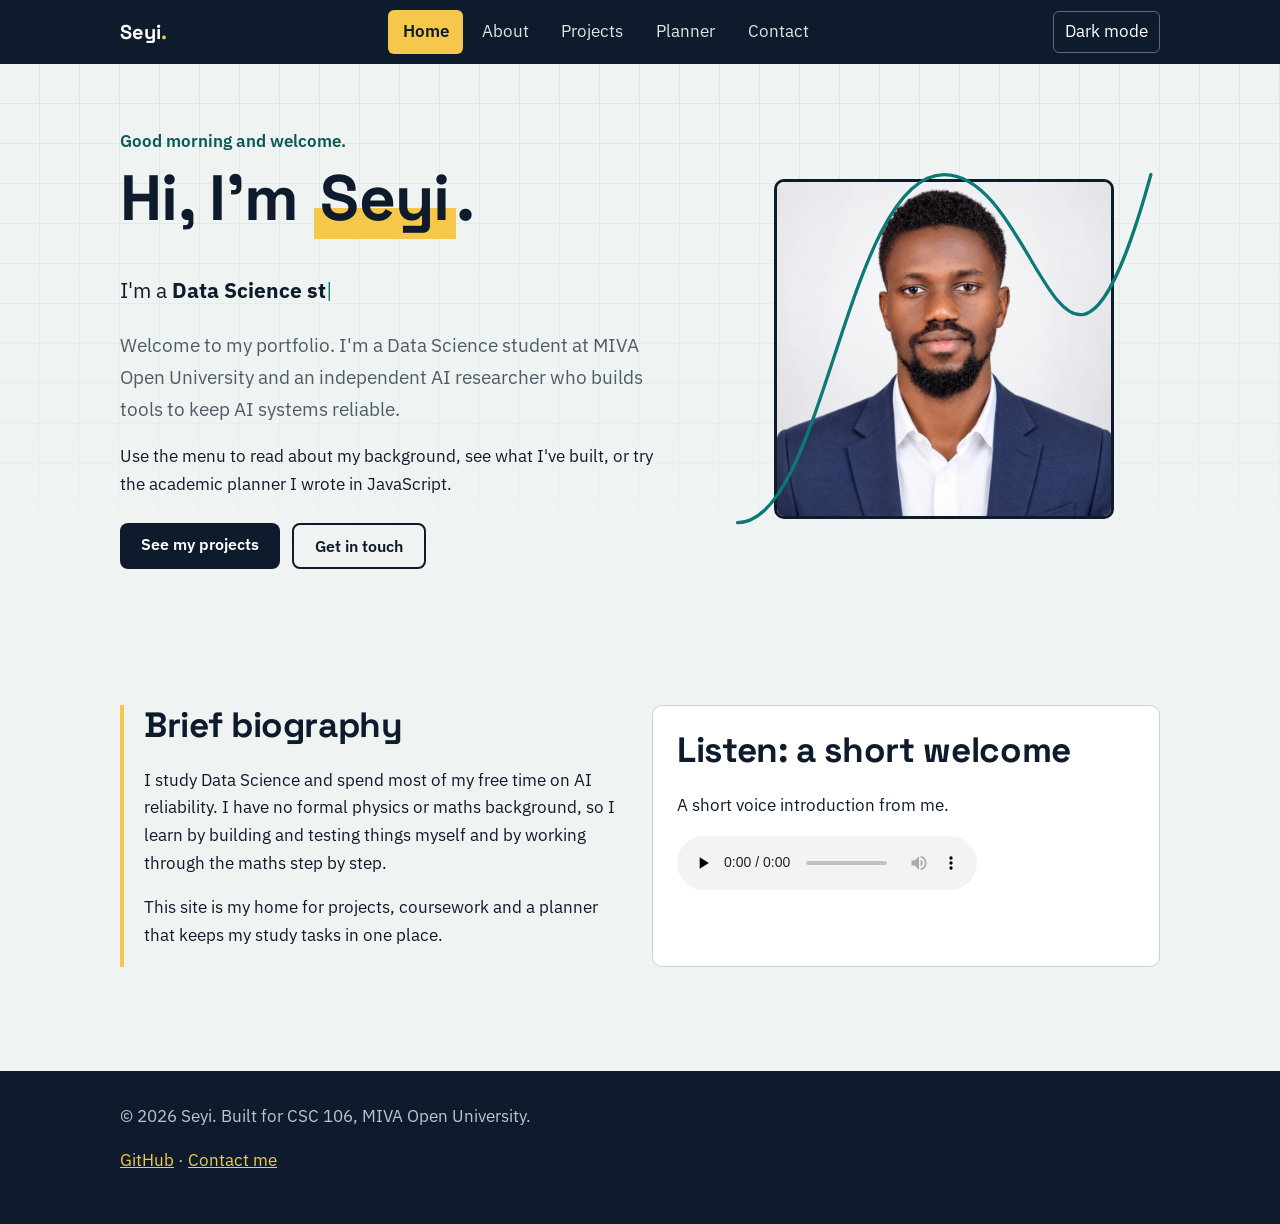
<file: index.html>
<!DOCTYPE html>
<html lang="en">
<head>
<meta charset="UTF-8">
<meta name="viewport" content="width=device-width, initial-scale=1">
<meta name="description" content="Home - Seyi's student portfolio and academic planner.">
<title>Home | Seyi</title>
<link rel="preconnect" href="https://fonts.googleapis.com">
<link rel="preconnect" href="https://fonts.gstatic.com" crossorigin>
<link href="https://fonts.googleapis.com/css2?family=IBM+Plex+Sans:wght@400;600&family=Space+Grotesk:wght@500;700&display=swap" rel="stylesheet">
<link rel="stylesheet" href="css/style.css">
</head>
<body>
<a class="skip" href="#main">Skip to content</a>
<header class="site-header"><div class="wrap">
<a class="brand" href="index.html">Seyi<span>.</span></a>
<button class="menu-btn" aria-expanded="false" aria-controls="site-nav">Menu</button>
<nav id="site-nav" aria-label="Main"><ul><li><a href="index.html" aria-current="page">Home</a></li><li><a href="about.html">About</a></li><li><a href="projects.html">Projects</a></li><li><a href="planner.html">Planner</a></li><li><a href="contact.html">Contact</a></li></ul></nav>
</div></header>
<main id="main">

<section class="hero"><div class="wrap">
<div>
<p class="greeting" id="greeting">Welcome</p>
<h1>Hi, I'm <mark>Seyi</mark>.</h1>
<p class="roles">I'm a <strong id="typed"></strong><span class="caret" aria-hidden="true">|</span></p>
<p class="lead">Welcome to my portfolio. I'm a Data Science student at MIVA Open University and an independent AI researcher who builds tools to keep AI systems reliable.</p>
<p>Use the menu to read about my background, see what I've built, or try the academic planner I wrote in JavaScript.</p>
<div class="actions">
<a class="btn" href="projects.html">See my projects</a>
<a class="btn ghost" href="contact.html">Get in touch</a>
</div>
</div>
<figure class="photo-frame" style="margin:0">
<img src="images/profile.jpg" alt="Portrait of Seyi" width="340" height="340">
<svg viewBox="0 0 400 400" aria-hidden="true"><path class="curve" d="M10 360 C 90 360, 110 40, 200 40 S 310 330, 390 40"/></svg>
</figure>
</div></section>

<section><div class="wrap grid two">
<article class="facts">
<h2>Brief biography</h2>
<p>I study Data Science and spend most of my free time on AI reliability. I have no formal physics or maths background, so I learn by building and testing things myself and by working through the maths step by step.</p>
<p>This site is my home for projects, coursework and a planner that keeps my study tasks in one place.</p>
</article>
<aside class="card">
<h2>Listen: a short welcome</h2>
<p>A short voice introduction from me.</p>
<audio controls preload="none" src="media/welcome.mp3">Your browser does not support audio playback.</audio>
</aside>
</div></section>

</main>
<footer><div class="wrap">
<p>&copy; 2026 Seyi. Built for CSC 106, MIVA Open University.</p>
<p><a href="https://github.com/Tarchy01">GitHub</a> &middot; <a href="contact.html">Contact me</a></p>
</div></footer>
<script src="js/main.js"></script>

</body>
</html>
</file>
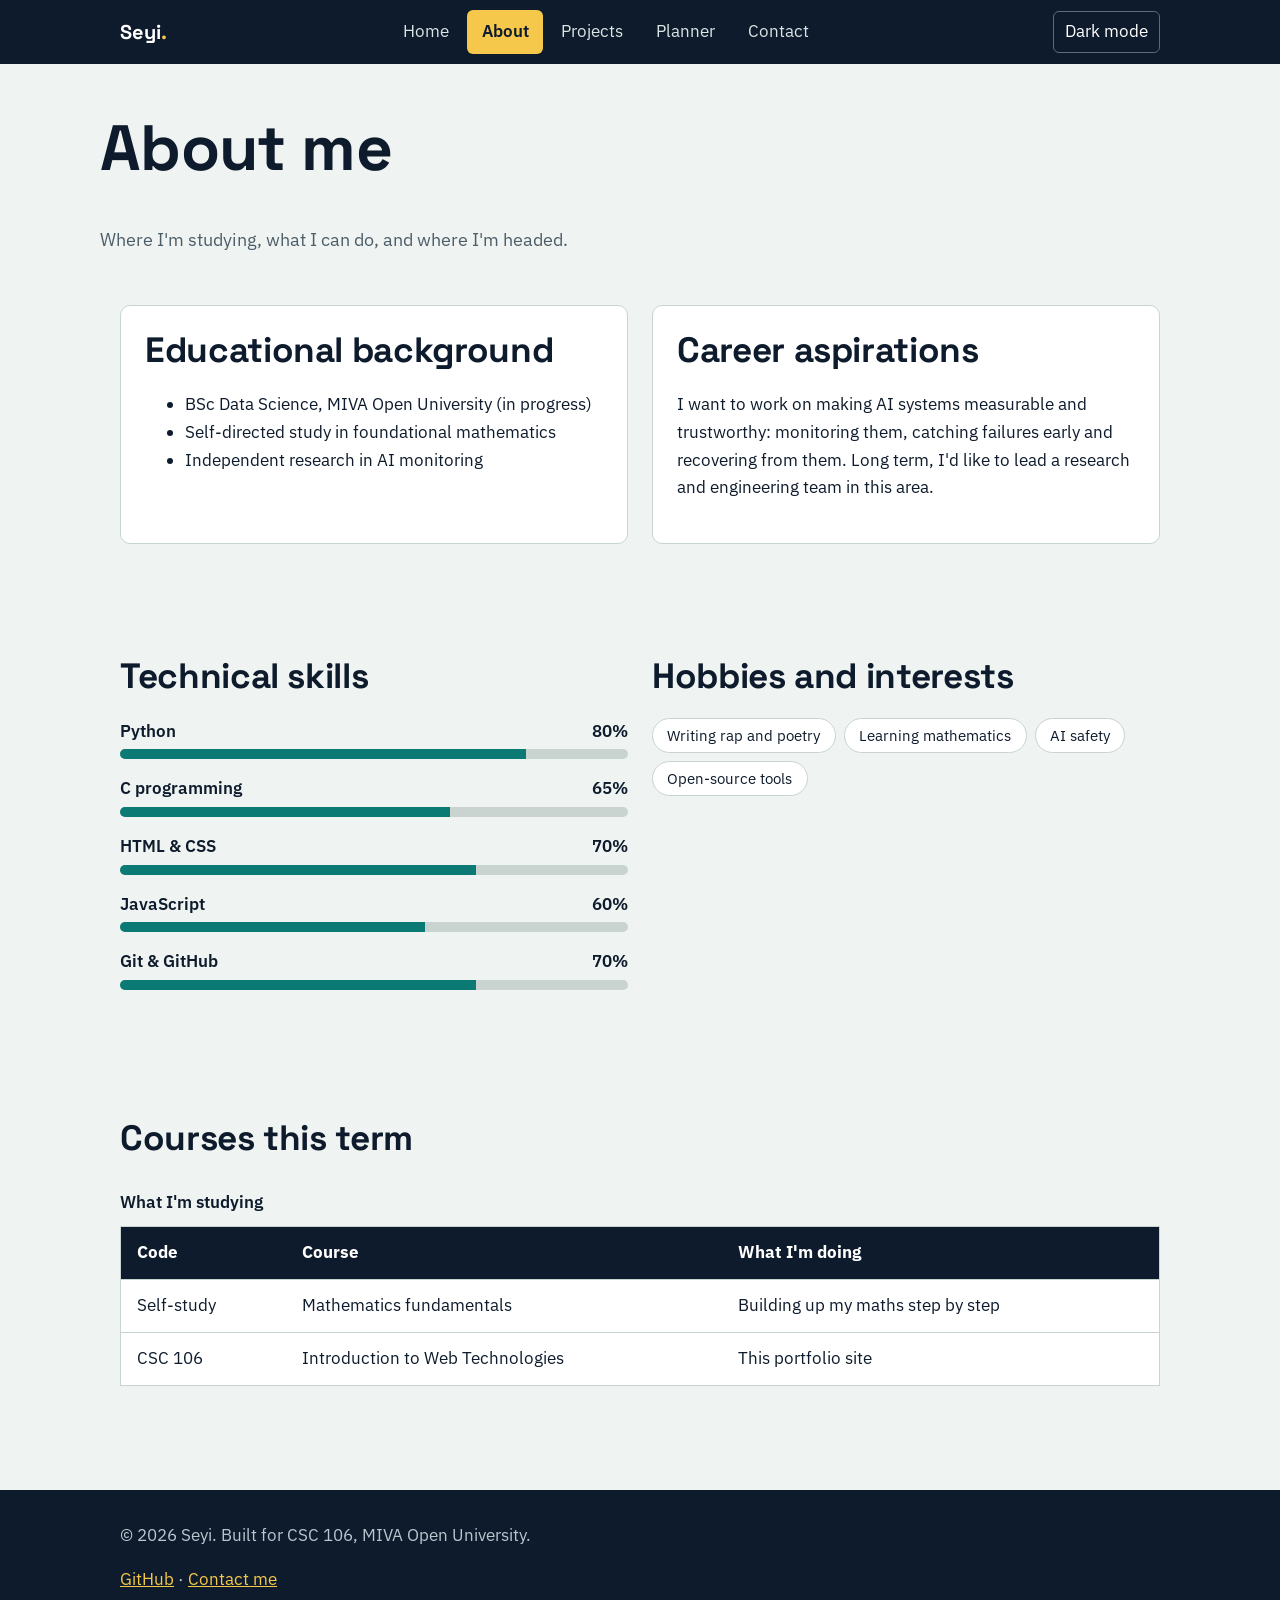
<file: about.html>
<!DOCTYPE html>
<html lang="en">
<head>
<meta charset="UTF-8">
<meta name="viewport" content="width=device-width, initial-scale=1">
<meta name="description" content="About Me - Seyi's student portfolio and academic planner.">
<title>About Me | Seyi</title>
<link rel="preconnect" href="https://fonts.googleapis.com">
<link rel="preconnect" href="https://fonts.gstatic.com" crossorigin>
<link href="https://fonts.googleapis.com/css2?family=IBM+Plex+Sans:wght@400;600&family=Space+Grotesk:wght@500;700&display=swap" rel="stylesheet">
<link rel="stylesheet" href="css/style.css">
</head>
<body>
<a class="skip" href="#main">Skip to content</a>
<header class="site-header"><div class="wrap">
<a class="brand" href="index.html">Seyi<span>.</span></a>
<button class="menu-btn" aria-expanded="false" aria-controls="site-nav">Menu</button>
<nav id="site-nav" aria-label="Main"><ul><li><a href="index.html">Home</a></li><li><a href="about.html" aria-current="page">About</a></li><li><a href="projects.html">Projects</a></li><li><a href="planner.html">Planner</a></li><li><a href="contact.html">Contact</a></li></ul></nav>
</div></header>
<main id="main">

<div class="wrap page-title"><h1>About me</h1><p>Where I'm studying, what I can do, and where I'm headed.</p></div>
<section style="padding-top:1rem"><div class="wrap grid two">
<article class="card">
<h2>Educational background</h2>
<ul>
<li>BSc Data Science, MIVA Open University (in progress)</li>
<li>Self-directed study in foundational mathematics</li>
<li>Independent research in AI monitoring</li>
</ul>
</article>
<article class="card">
<h2>Career aspirations</h2>
<p>I want to work on making AI systems measurable and trustworthy: monitoring them, catching failures early and recovering from them. Long term, I'd like to lead a research and engineering team in this area.</p>
</article>
</div></section>

<section><div class="wrap grid two">
<article>
<h2>Technical skills</h2>
<div class="skill-row"><label for="s1">Python <span>80%</span></label><div class="bar" id="s1"><i data-level="80"></i></div></div>
<div class="skill-row"><label for="s2">C programming <span>65%</span></label><div class="bar" id="s2"><i data-level="65"></i></div></div>
<div class="skill-row"><label for="s3">HTML &amp; CSS <span>70%</span></label><div class="bar" id="s3"><i data-level="70"></i></div></div>
<div class="skill-row"><label for="s4">JavaScript <span>60%</span></label><div class="bar" id="s4"><i data-level="60"></i></div></div>
<div class="skill-row"><label for="s5">Git &amp; GitHub <span>70%</span></label><div class="bar" id="s5"><i data-level="70"></i></div></div>
</article>
<article>
<h2>Hobbies and interests</h2>
<ul class="tags">
<li>Writing rap and poetry</li><li>Learning mathematics</li><li>AI safety</li><li>Open-source tools</li>
</ul>
</article>
</div></section>

<section><div class="wrap">
<h2>Courses this term</h2>
<div class="table-scroll">
<table>
<caption>What I'm studying</caption>
<thead><tr><th scope="col">Code</th><th scope="col">Course</th><th scope="col">What I'm doing</th></tr></thead>
<tbody>
<tr><td>Self-study</td><td>Mathematics fundamentals</td><td>Building up my maths step by step</td></tr>
<tr><td>CSC 106</td><td>Introduction to Web Technologies</td><td>This portfolio site</td></tr>
</tbody>
</table>
</div>
</div></section>

</main>
<footer><div class="wrap">
<p>&copy; 2026 Seyi. Built for CSC 106, MIVA Open University.</p>
<p><a href="https://github.com/Tarchy01">GitHub</a> &middot; <a href="contact.html">Contact me</a></p>
</div></footer>
<script src="js/main.js"></script>

</body>
</html>
</file>
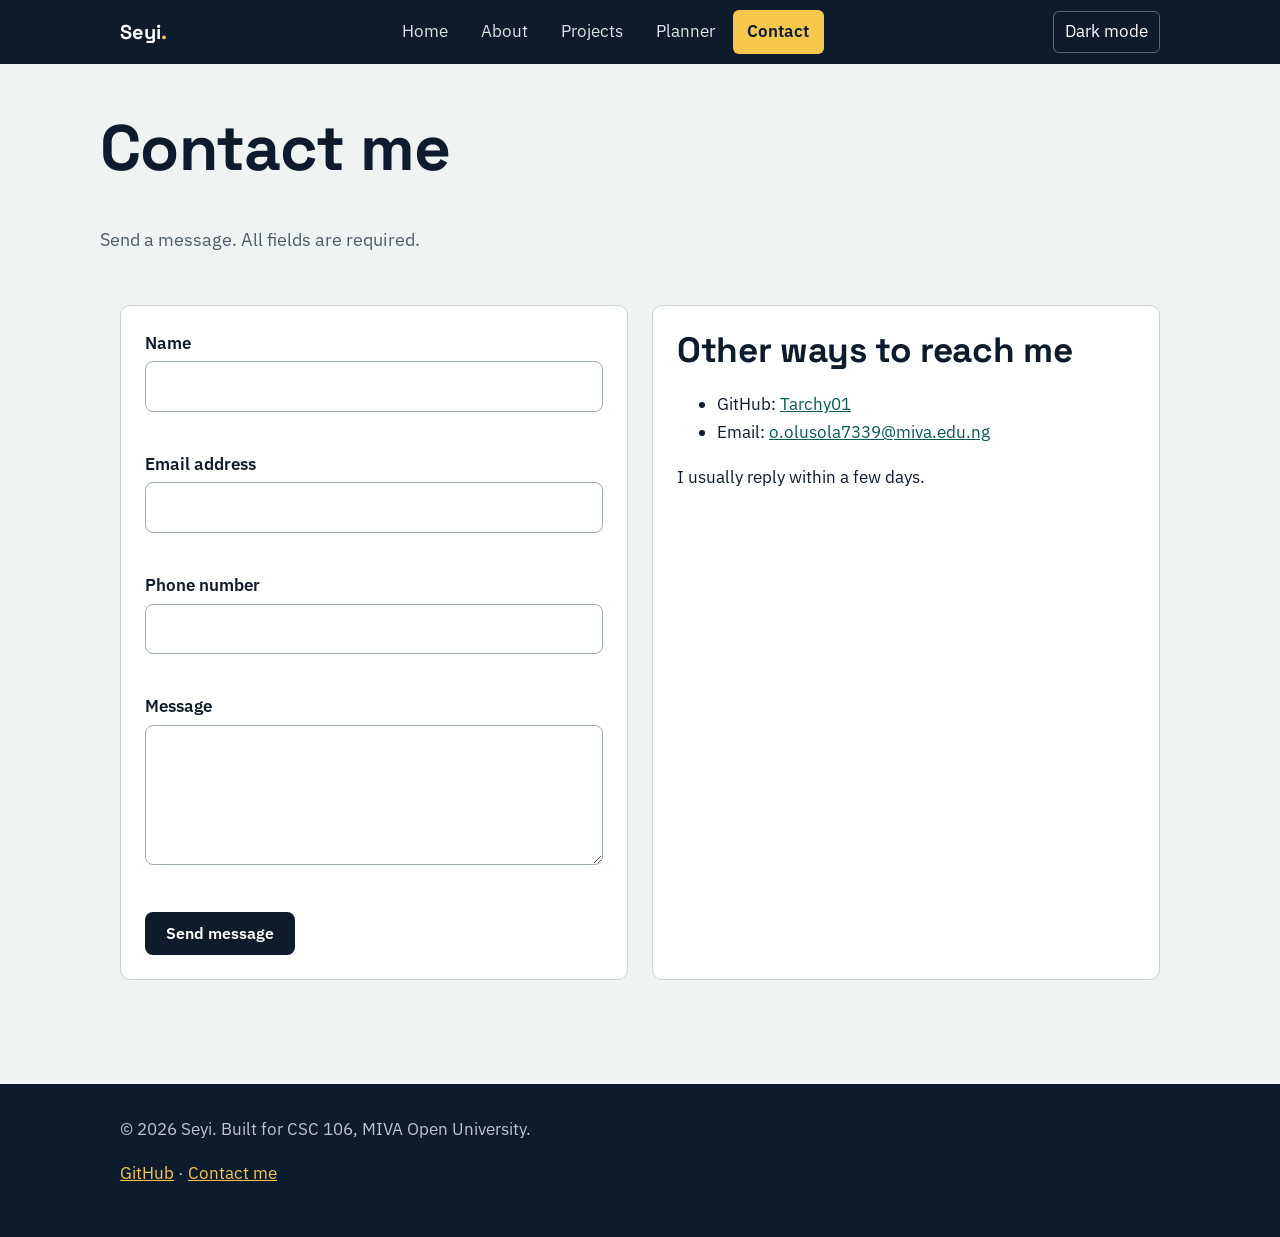
<file: contact.html>
<!DOCTYPE html>
<html lang="en">
<head>
<meta charset="UTF-8">
<meta name="viewport" content="width=device-width, initial-scale=1">
<meta name="description" content="Contact - Seyi's student portfolio and academic planner.">
<title>Contact | Seyi</title>
<link rel="preconnect" href="https://fonts.googleapis.com">
<link rel="preconnect" href="https://fonts.gstatic.com" crossorigin>
<link href="https://fonts.googleapis.com/css2?family=IBM+Plex+Sans:wght@400;600&family=Space+Grotesk:wght@500;700&display=swap" rel="stylesheet">
<link rel="stylesheet" href="css/style.css">
</head>
<body>
<a class="skip" href="#main">Skip to content</a>
<header class="site-header"><div class="wrap">
<a class="brand" href="index.html">Seyi<span>.</span></a>
<button class="menu-btn" aria-expanded="false" aria-controls="site-nav">Menu</button>
<nav id="site-nav" aria-label="Main"><ul><li><a href="index.html">Home</a></li><li><a href="about.html">About</a></li><li><a href="projects.html">Projects</a></li><li><a href="planner.html">Planner</a></li><li><a href="contact.html" aria-current="page">Contact</a></li></ul></nav>
</div></header>
<main id="main">

<div class="wrap page-title"><h1>Contact me</h1><p>Send a message. All fields are required.</p></div>
<section style="padding-top:1rem"><div class="wrap grid two">
<form id="contact-form" class="card" novalidate>
<div class="field"><label for="name">Name</label><input id="name" name="name" type="text" autocomplete="name"><div class="error" id="name-error"></div></div>
<div class="field"><label for="email">Email address</label><input id="email" name="email" type="email" autocomplete="email"><div class="error" id="email-error"></div></div>
<div class="field"><label for="phone">Phone number</label><input id="phone" name="phone" type="tel" inputmode="numeric" autocomplete="tel"><div class="error" id="phone-error"></div></div>
<div class="field"><label for="message">Message</label><textarea id="message" name="message"></textarea><div class="error" id="message-error"></div></div>
<button class="btn" type="submit">Send message</button>
<div id="form-success" class="success hidden" role="status"></div>
</form>
<aside class="card">
<h2>Other ways to reach me</h2>
<ul>
<li>GitHub: <a href="https://github.com/Tarchy01">Tarchy01</a></li>
<li>Email: <a href="mailto:o.olusola7339@miva.edu.ng">o.olusola7339@miva.edu.ng</a></li>
</ul>
<p>I usually reply within a few days.</p>
</aside>
</div></section>

</main>
<footer><div class="wrap">
<p>&copy; 2026 Seyi. Built for CSC 106, MIVA Open University.</p>
<p><a href="https://github.com/Tarchy01">GitHub</a> &middot; <a href="contact.html">Contact me</a></p>
</div></footer>
<script src="js/main.js"></script>
<script src="js/contact.js"></script>
</body>
</html>
</file>
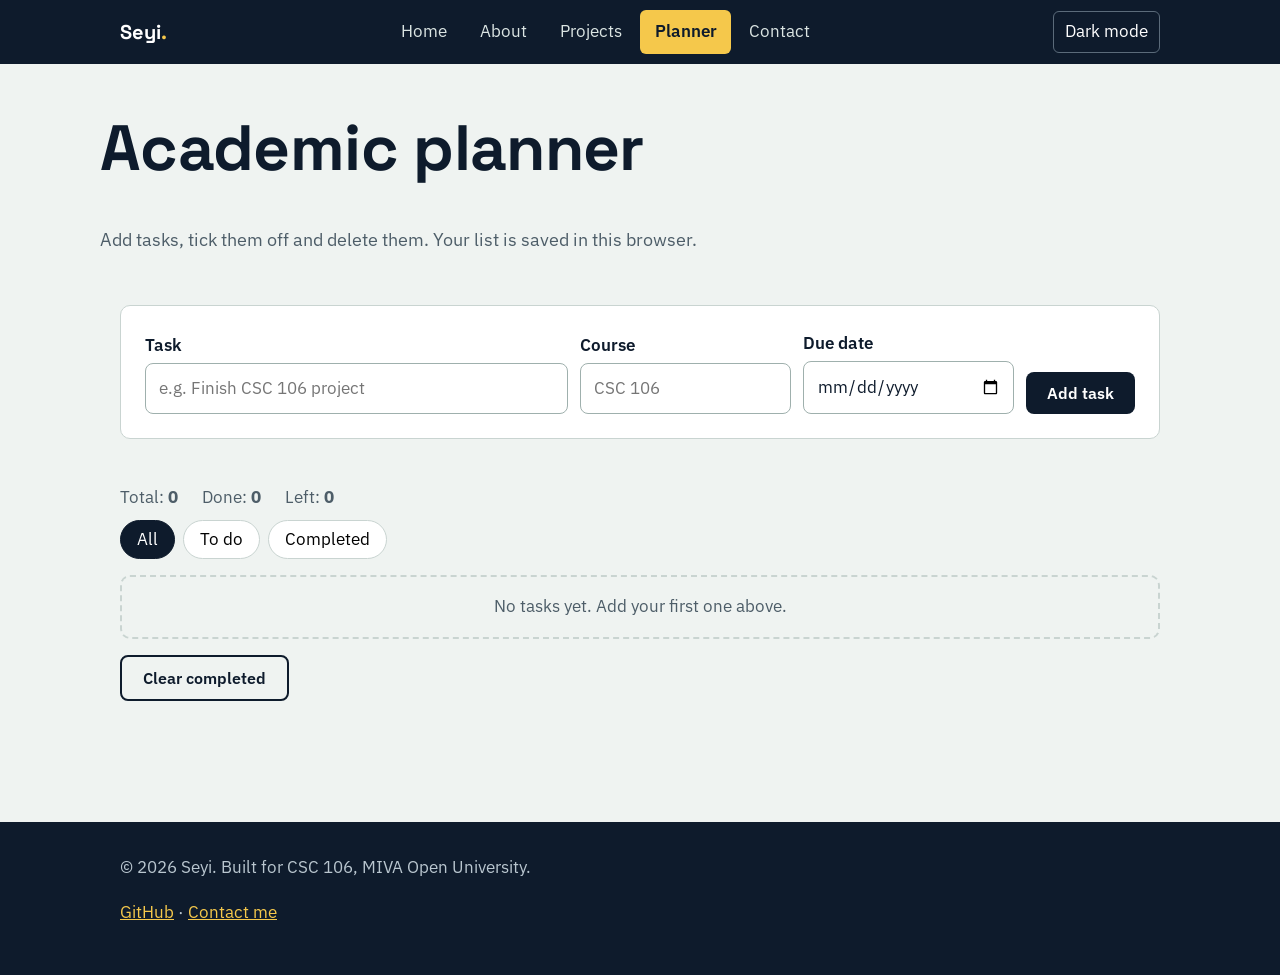
<file: planner.html>
<!DOCTYPE html>
<html lang="en">
<head>
<meta charset="UTF-8">
<meta name="viewport" content="width=device-width, initial-scale=1">
<meta name="description" content="Academic Planner - Seyi's student portfolio and academic planner.">
<title>Academic Planner | Seyi</title>
<link rel="preconnect" href="https://fonts.googleapis.com">
<link rel="preconnect" href="https://fonts.gstatic.com" crossorigin>
<link href="https://fonts.googleapis.com/css2?family=IBM+Plex+Sans:wght@400;600&family=Space+Grotesk:wght@500;700&display=swap" rel="stylesheet">
<link rel="stylesheet" href="css/style.css">
</head>
<body>
<a class="skip" href="#main">Skip to content</a>
<header class="site-header"><div class="wrap">
<a class="brand" href="index.html">Seyi<span>.</span></a>
<button class="menu-btn" aria-expanded="false" aria-controls="site-nav">Menu</button>
<nav id="site-nav" aria-label="Main"><ul><li><a href="index.html">Home</a></li><li><a href="about.html">About</a></li><li><a href="projects.html">Projects</a></li><li><a href="planner.html" aria-current="page">Planner</a></li><li><a href="contact.html">Contact</a></li></ul></nav>
</div></header>
<main id="main">

<div class="wrap page-title"><h1>Academic planner</h1><p>Add tasks, tick them off and delete them. Your list is saved in this browser.</p></div>
<section style="padding-top:1rem"><div class="wrap">
<form id="task-form" class="card planner-form" novalidate>
<div><label for="task-title">Task</label><input id="task-title" name="title" type="text" placeholder="e.g. Finish CSC 106 project" required></div>
<div><label for="task-course">Course</label><input id="task-course" type="text" placeholder="CSC 106"></div>
<div><label for="task-due">Due date</label><input id="task-due" type="date"></div>
<button class="btn" type="submit">Add task</button>
</form>
<p class="error" id="task-error" role="alert"></p>

<div class="stats" aria-live="polite">
<span>Total: <strong id="count-total">0</strong></span>
<span>Done: <strong id="count-done">0</strong></span>
<span>Left: <strong id="count-left">0</strong></span>
</div>
<div class="filters" role="group" aria-label="Filter tasks">
<button type="button" data-filter="all" aria-pressed="true">All</button>
<button type="button" data-filter="active" aria-pressed="false">To do</button>
<button type="button" data-filter="done" aria-pressed="false">Completed</button>
</div>
<ul id="task-list"></ul>
<p><button type="button" class="btn ghost" id="clear-done">Clear completed</button></p>
</div></section>

</main>
<footer><div class="wrap">
<p>&copy; 2026 Seyi. Built for CSC 106, MIVA Open University.</p>
<p><a href="https://github.com/Tarchy01">GitHub</a> &middot; <a href="contact.html">Contact me</a></p>
</div></footer>
<script src="js/main.js"></script>
<script src="js/planner.js"></script>
</body>
</html>
</file>
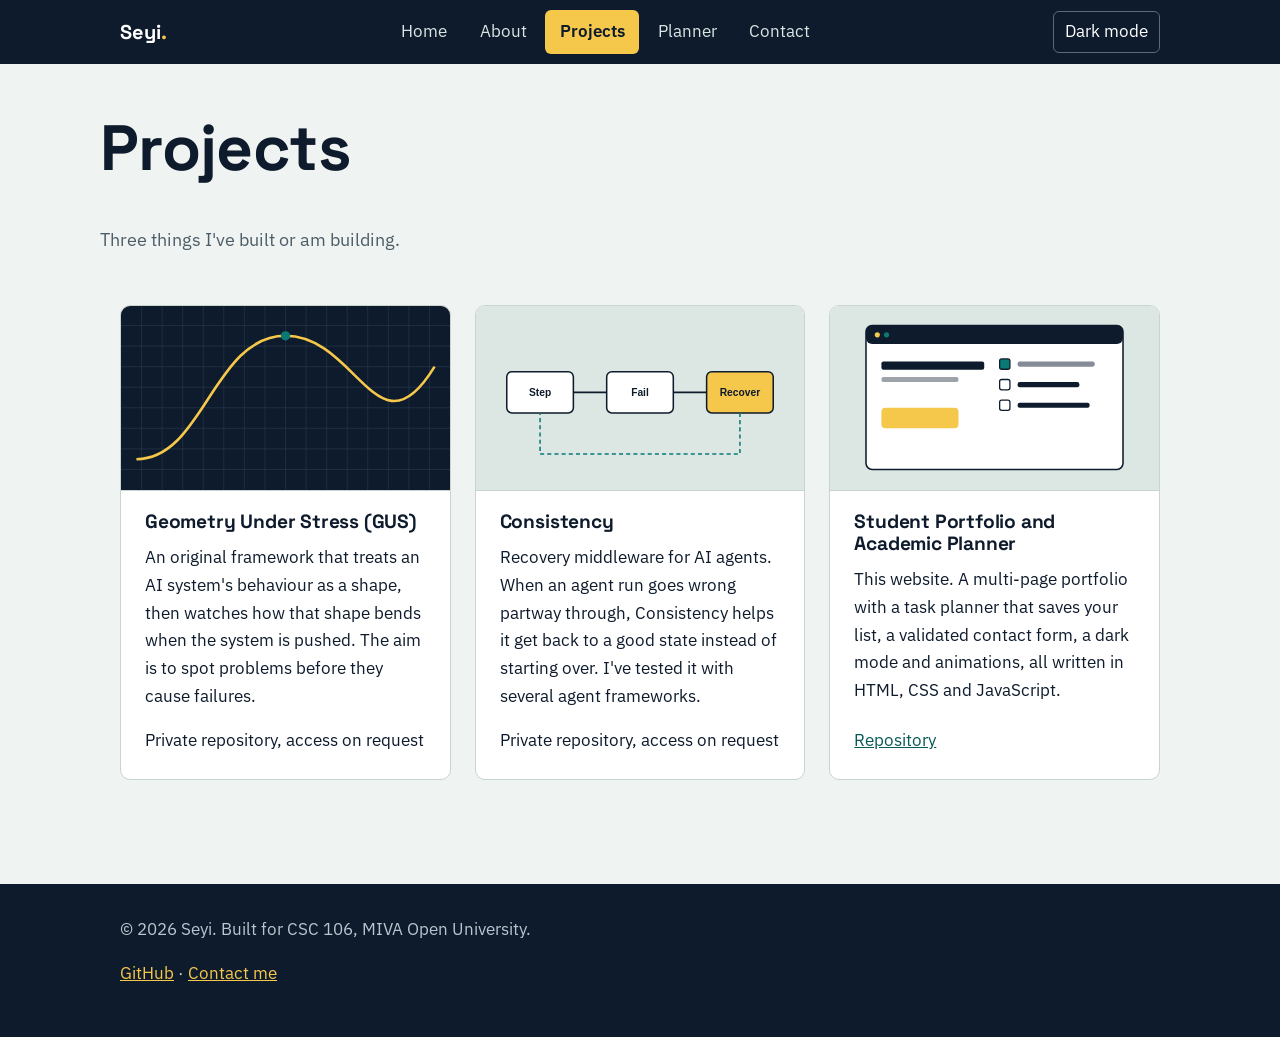
<file: projects.html>
<!DOCTYPE html>
<html lang="en">
<head>
<meta charset="UTF-8">
<meta name="viewport" content="width=device-width, initial-scale=1">
<meta name="description" content="Projects - Seyi's student portfolio and academic planner.">
<title>Projects | Seyi</title>
<link rel="preconnect" href="https://fonts.googleapis.com">
<link rel="preconnect" href="https://fonts.gstatic.com" crossorigin>
<link href="https://fonts.googleapis.com/css2?family=IBM+Plex+Sans:wght@400;600&family=Space+Grotesk:wght@500;700&display=swap" rel="stylesheet">
<link rel="stylesheet" href="css/style.css">
</head>
<body>
<a class="skip" href="#main">Skip to content</a>
<header class="site-header"><div class="wrap">
<a class="brand" href="index.html">Seyi<span>.</span></a>
<button class="menu-btn" aria-expanded="false" aria-controls="site-nav">Menu</button>
<nav id="site-nav" aria-label="Main"><ul><li><a href="index.html">Home</a></li><li><a href="about.html">About</a></li><li><a href="projects.html" aria-current="page">Projects</a></li><li><a href="planner.html">Planner</a></li><li><a href="contact.html">Contact</a></li></ul></nav>
</div></header>
<main id="main">

<div class="wrap page-title"><h1>Projects</h1><p>Three things I've built or am building.</p></div>
<section style="padding-top:1rem"><div class="wrap grid three">

<article class="card project">
<img src="images/project-gus.svg" alt="Diagram of a curved surface under load" loading="lazy">
<div class="body">
<h3>Geometry Under Stress (GUS)</h3>
<p>An original framework that treats an AI system's behaviour as a shape, then watches how that shape bends when the system is pushed. The aim is to spot problems before they cause failures.</p>
<div class="links"><span>Private repository, access on request</span></div>
</div>
</article>

<article class="card project">
<img src="images/project-consistency.svg" alt="Diagram of an agent loop with a recovery step" loading="lazy">
<div class="body">
<h3>Consistency</h3>
<p>Recovery middleware for AI agents. When an agent run goes wrong partway through, Consistency helps it get back to a good state instead of starting over. I've tested it with several agent frameworks.</p>
<div class="links"><span>Private repository, access on request</span></div>
</div>
</article>

<article class="card project">
<img src="images/project-portfolio.svg" alt="Sketch of a website with a task planner" loading="lazy">
<div class="body">
<h3>Student Portfolio and Academic Planner</h3>
<p>This website. A multi-page portfolio with a task planner that saves your list, a validated contact form, a dark mode and animations, all written in HTML, CSS and JavaScript.</p>
<div class="links"><a href="https://github.com/Tarchy01/csc106-portfolio">Repository</a></div>
</div>
</article>

</div></section>

</main>
<footer><div class="wrap">
<p>&copy; 2026 Seyi. Built for CSC 106, MIVA Open University.</p>
<p><a href="https://github.com/Tarchy01">GitHub</a> &middot; <a href="contact.html">Contact me</a></p>
</div></footer>
<script src="js/main.js"></script>

</body>
</html>
</file>
<file: css/style.css>
:root{
  --paper:#EFF3F1; --panel:#FFFFFF; --ink:#0E1B2C; --muted:#4D5D68;
  --line:#C9D4D1; --teal:#0B7A75; --teal-dark:#075A56; --mark:#F5C84B; --danger:#B3261E;
  --radius:10px; --max:1080px;
}
*{box-sizing:border-box}
html{scroll-behavior:smooth}
body{margin:0;font-family:"IBM Plex Sans",system-ui,sans-serif;font-size:1.05rem;line-height:1.65;color:var(--ink);background:var(--paper)}
h1,h2,h3{font-family:"Space Grotesk","IBM Plex Sans",sans-serif;line-height:1.15;margin:0 0 .6em;letter-spacing:-.01em}
h1{font-size:clamp(2.3rem,6vw,4rem)} h2{font-size:clamp(1.6rem,3.5vw,2.2rem)} h3{font-size:1.2rem}
p{margin:0 0 1em;max-width:68ch}
a{color:var(--teal-dark)}
a:focus-visible,button:focus-visible,input:focus-visible,textarea:focus-visible{outline:3px solid var(--mark);outline-offset:2px}
img{max-width:100%;display:block}
.wrap{max-width:var(--max);margin:0 auto;padding:0 1.25rem}
.skip{position:absolute;left:-999px}.skip:focus{left:1rem;top:1rem;background:var(--mark);padding:.5rem 1rem;z-index:99}

.site-header{background:var(--ink);color:#fff;position:sticky;top:0;z-index:50}
.site-header .wrap{display:flex;align-items:center;justify-content:space-between;min-height:64px}
.brand{font-family:"Space Grotesk",sans-serif;font-weight:700;font-size:1.25rem;color:#fff;text-decoration:none}
.brand span{color:var(--mark)}
nav ul{list-style:none;margin:0;padding:0;display:flex;gap:.25rem}
nav a{display:block;padding:.5rem .9rem;color:#dbe5e3;text-decoration:none;border-radius:6px;transition:background .2s,color .2s}
nav a:hover{background:rgba(255,255,255,.1);color:#fff}
nav a[aria-current="page"]{background:var(--mark);color:var(--ink);font-weight:600}
.menu-btn{display:none;background:none;border:1px solid #5b6b7a;color:#fff;padding:.4rem .8rem;border-radius:6px;font:inherit;cursor:pointer}
@media(max-width:760px){
  .menu-btn{display:block}
  nav{position:absolute;left:0;right:0;top:100%;background:var(--ink);display:none;padding:.5rem 1.25rem 1rem}
  nav.open{display:block}
  nav ul{flex-direction:column}
}

.hero{position:relative;overflow:hidden;padding:4rem 0 5rem;
  background-image:linear-gradient(var(--line) 1px,transparent 1px),linear-gradient(90deg,var(--line) 1px,transparent 1px);
  background-size:40px 40px;background-position:-1px -1px}
.hero::after{content:"";position:absolute;inset:0;background:linear-gradient(180deg,rgba(239,243,241,.55),var(--paper) 95%);pointer-events:none}
.hero .wrap{position:relative;z-index:1;display:grid;grid-template-columns:1.3fr 1fr;gap:3rem;align-items:center}
.hero h1 mark{background:linear-gradient(transparent 62%,var(--mark) 62%);color:inherit;padding:0 .1em}
.lead{font-size:1.2rem;color:var(--muted)}
.photo-frame{position:relative;max-width:340px;justify-self:center}
.photo-frame img{width:100%;border-radius:var(--radius);border:3px solid var(--ink);background:#fff}
.photo-frame svg{position:absolute;inset:-14% -18% -14% -18%;width:136%;height:128%;pointer-events:none}
.curve{fill:none;stroke:var(--teal);stroke-width:3;stroke-linecap:round;stroke-dasharray:900;stroke-dashoffset:900;animation:draw 2.4s .3s ease forwards}
@keyframes draw{to{stroke-dashoffset:0}}
@media(max-width:800px){.hero .wrap{grid-template-columns:1fr}.photo-frame{max-width:240px;order:-1}}

.btn{display:inline-block;background:var(--ink);color:#fff;border:0;padding:.7rem 1.3rem;border-radius:8px;font:600 1rem "IBM Plex Sans",sans-serif;text-decoration:none;cursor:pointer;transition:transform .15s,background .2s}
.btn:hover{background:var(--teal-dark);transform:translateY(-2px)}
.btn.ghost{background:transparent;color:var(--ink);border:2px solid var(--ink)}
.btn.ghost:hover{background:var(--ink);color:#fff}
.actions{display:flex;flex-wrap:wrap;gap:.8rem;margin-top:1.5rem}

section{padding:3.5rem 0}
.page-title{padding:3rem 0 1rem}
.page-title p{color:var(--muted);font-size:1.15rem}

.grid{display:grid;gap:1.5rem}
.grid.three{grid-template-columns:repeat(auto-fit,minmax(260px,1fr))}
.grid.two{grid-template-columns:repeat(auto-fit,minmax(300px,1fr))}
.card{background:var(--panel);border:1px solid var(--line);border-radius:var(--radius);padding:1.5rem}
.facts{border-left:4px solid var(--mark);padding-left:1.25rem}

.tags{list-style:none;padding:0;margin:0;display:flex;flex-wrap:wrap;gap:.5rem}
.tags li{background:#fff;border:1px solid var(--line);border-radius:999px;padding:.25rem .9rem;font-size:.95rem}
.table-scroll{overflow-x:auto}
table{border-collapse:collapse;width:100%;background:#fff;border:1px solid var(--line)}
caption{text-align:left;font-weight:600;padding:.6rem 0}
th,td{text-align:left;padding:.75rem 1rem;border-bottom:1px solid var(--line)}
thead th{background:var(--ink);color:#fff}
tbody tr:hover{background:#f6f9f8}
.skill-row{margin-bottom:1rem}
.skill-row label{display:flex;justify-content:space-between;font-weight:600}
.bar{height:10px;background:var(--line);border-radius:6px;overflow:hidden}
.bar i{display:block;height:100%;background:var(--teal);width:0;transition:width 1s ease}

.project{overflow:hidden;padding:0;display:flex;flex-direction:column;transition:transform .2s,box-shadow .2s}
.project:hover{transform:translateY(-4px);box-shadow:0 10px 24px rgba(14,27,44,.12)}
.project img{width:100%;aspect-ratio:16/9;object-fit:cover;border-bottom:1px solid var(--line)}
.project .body{padding:1.25rem 1.5rem 1.5rem;display:flex;flex-direction:column;flex:1}
.project .links{margin-top:auto;display:flex;gap:1rem;flex-wrap:wrap}

.planner-form{display:grid;grid-template-columns:2fr 1fr 1fr auto;gap:.75rem;align-items:end}
@media(max-width:760px){.planner-form{grid-template-columns:1fr}}
label{font-weight:600;display:block;margin-bottom:.25rem}
input,textarea,select{width:100%;font:inherit;padding:.65rem .8rem;border:1.5px solid #9fb0ad;border-radius:8px;background:#fff;color:var(--ink)}
textarea{min-height:140px;resize:vertical}
.stats{display:flex;gap:1.5rem;flex-wrap:wrap;margin:1.5rem 0 .5rem;color:var(--muted)}
.filters{display:flex;gap:.5rem;margin:.5rem 0 1rem}
.filters button{background:#fff;border:1px solid var(--line);border-radius:999px;padding:.3rem 1rem;font:inherit;cursor:pointer}
.filters button[aria-pressed="true"]{background:var(--ink);color:#fff;border-color:var(--ink)}
#task-list{list-style:none;padding:0;margin:0 0 1rem;display:grid;gap:.6rem}
.task{display:flex;align-items:center;gap:.9rem;background:#fff;border:1px solid var(--line);border-radius:var(--radius);padding:.8rem 1rem;animation:pop .25s ease}
@keyframes pop{from{opacity:0;transform:scale(.97)}to{opacity:1;transform:none}}
.task input[type=checkbox]{width:22px;height:22px;accent-color:var(--teal);flex:none}
.task .text{flex:1}
.task .meta{display:block;font-size:.85rem;color:var(--muted)}
.task.done .title{text-decoration:line-through;color:var(--muted)}
.task.overdue .meta{color:var(--danger);font-weight:600}
.del{background:none;border:1px solid var(--line);border-radius:6px;padding:.3rem .7rem;cursor:pointer;color:var(--danger);font:inherit}
.del:hover{background:var(--danger);color:#fff}
.empty{color:var(--muted);padding:1rem;border:2px dashed var(--line);border-radius:var(--radius);text-align:center}

.field{margin-bottom:1.1rem}
.error{color:var(--danger);font-size:.9rem;min-height:1.2em;margin-top:.25rem}
input.invalid,textarea.invalid{border-color:var(--danger)}
.success{background:#e1f3ee;border:1px solid var(--teal);padding:1rem;border-radius:8px;margin-top:1rem}
.hidden{display:none}

footer{background:var(--ink);color:#b9c6cf;padding:2rem 0;margin-top:3rem}
footer a{color:var(--mark)}
@media(prefers-reduced-motion:reduce){*{animation:none!important;transition:none!important}.curve{stroke-dashoffset:0}}

.greeting{font-weight:600;color:var(--teal-dark);margin-bottom:.4rem}
.roles{font-size:1.3rem;min-height:2rem}
.caret{animation:blink 1s steps(1) infinite;color:var(--teal)}
@keyframes blink{50%{opacity:0}}
.theme-btn{background:none;border:1px solid #5b6b7a;color:#fff;border-radius:6px;padding:.4rem .7rem;font:inherit;cursor:pointer;margin-left:.5rem}
.header-tools{display:flex;align-items:center}
[data-theme="dark"]{--paper:#0B1420;--panel:#142233;--ink:#E8EEF0;--muted:#A3B3BD;--line:#2A3D50;--teal:#3CC4BC;--teal-dark:#5BD6CF}
[data-theme="dark"] .site-header,[data-theme="dark"] footer{background:#050B12}
[data-theme="dark"] input,[data-theme="dark"] textarea,[data-theme="dark"] table,[data-theme="dark"] .tags li,[data-theme="dark"] .task,[data-theme="dark"] .filters button{background:#142233;color:var(--ink)}
[data-theme="dark"] .btn{background:var(--teal);color:#06121c}
[data-theme="dark"] .btn.ghost{background:transparent;color:var(--ink);border-color:var(--ink)}
[data-theme="dark"] .filters button[aria-pressed="true"]{background:var(--teal);color:#06121c}
[data-theme="dark"] thead th{background:#050B12}
[data-theme="dark"] .hero::after{background:linear-gradient(180deg,rgba(11,20,32,.55),var(--paper) 95%)}
</file>
